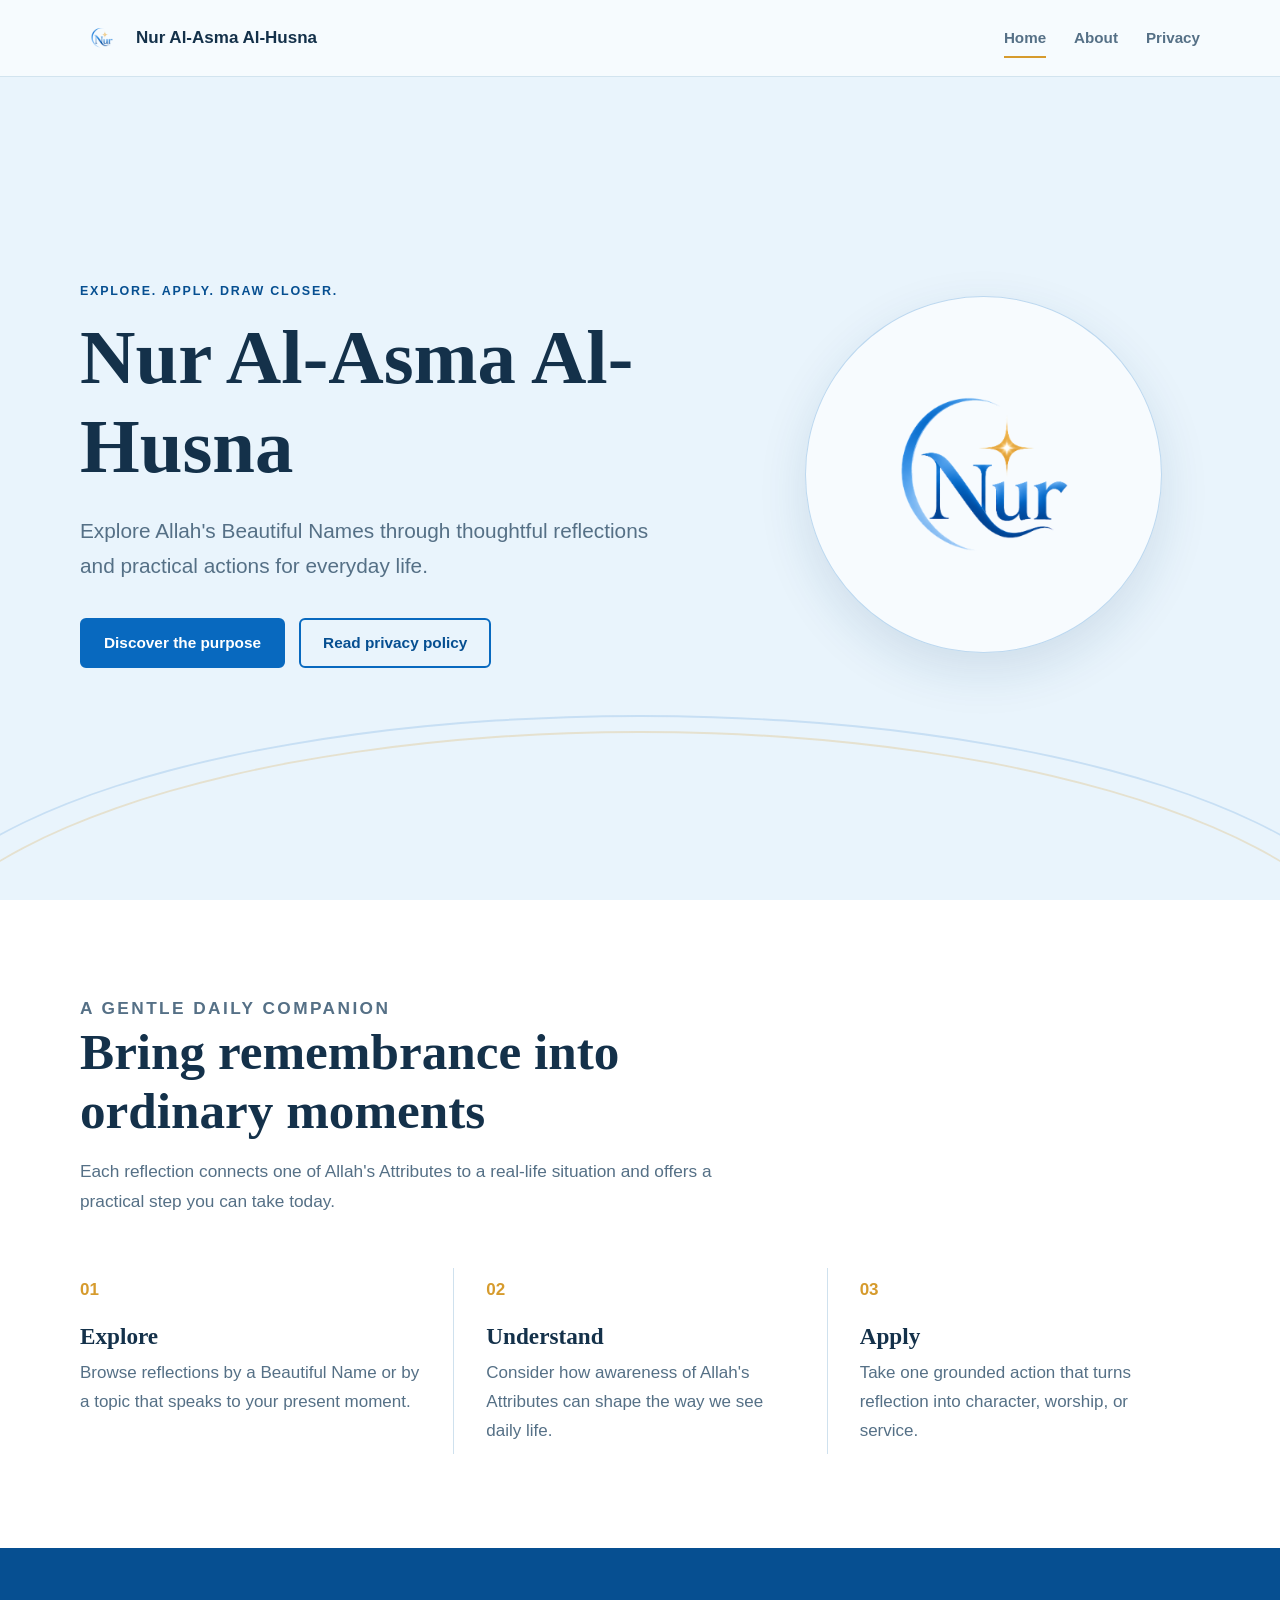
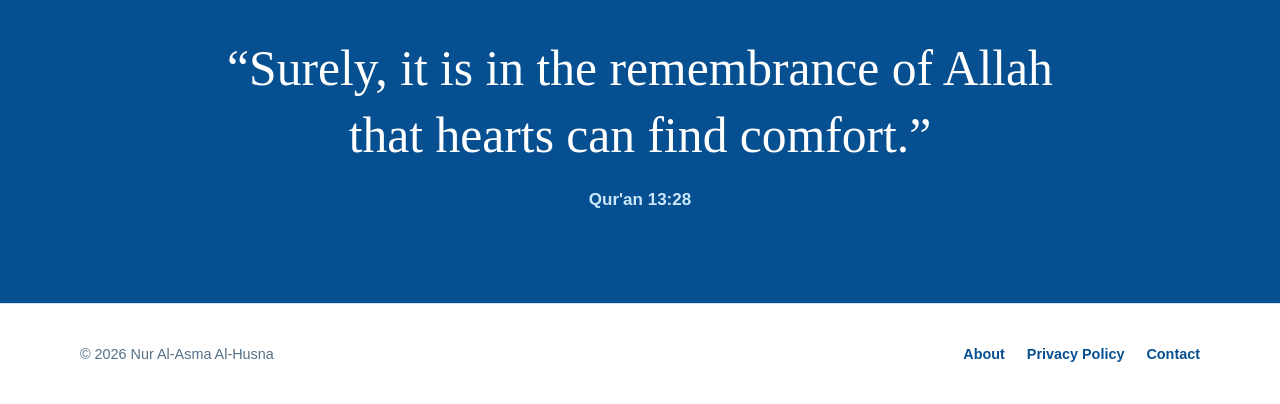
<file: index.html>
<!doctype html>
<html lang="en">
  <head>
    <meta charset="utf-8">
    <meta name="viewport" content="width=device-width, initial-scale=1">
    <meta name="description" content="Nur Al-Asma Al-Husna helps you explore Allah's Beautiful Names through reflection and practical action.">
    <meta name="theme-color" content="#e9f4fc">
    <title>Nur Al-Asma Al-Husna</title>
    <link rel="icon" href="assets/nur-logo.png">
    <link rel="stylesheet" href="styles.css">
  </head>
  <body>
    <header class="site-header">
      <div class="nav-wrap">
        <a class="brand" href="index.html" aria-current="page">
          <img src="assets/nur-logo.png" alt="">
          <span>Nur Al-Asma Al-Husna</span>
        </a>
        <nav class="site-nav" aria-label="Main navigation">
          <a href="index.html" aria-current="page">Home</a>
          <a href="about.html">About</a>
          <a href="privacy-policy.html">Privacy</a>
        </nav>
      </div>
    </header>

    <main>
      <section class="hero">
        <div class="hero-inner">
          <div>
            <p class="eyebrow">Explore. Apply. Draw Closer.</p>
            <h1>Nur Al-Asma Al-Husna</h1>
            <p class="hero-copy">
              Explore Allah's Beautiful Names through thoughtful reflections and
              practical actions for everyday life.
            </p>
            <div class="button-row">
              <a class="button" href="about.html">Discover the purpose</a>
              <a class="button secondary" href="privacy-policy.html">Read privacy policy</a>
            </div>
          </div>
          <div class="hero-mark" aria-hidden="true">
            <img class="hero-logo" src="assets/nur-logo.png" alt="">
          </div>
        </div>
      </section>

      <section class="section white">
        <div class="section-inner reveal">
          <div class="section-heading">
            <p class="eyebrow">A gentle daily companion</p>
            <h2>Bring remembrance into ordinary moments</h2>
            <p>
              Each reflection connects one of Allah's Attributes to a real-life
              situation and offers a practical step you can take today.
            </p>
          </div>
          <ol class="feature-list">
            <li>
              <span class="feature-number">01</span>
              <h3>Explore</h3>
              <p>Browse reflections by a Beautiful Name or by a topic that speaks to your present moment.</p>
            </li>
            <li>
              <span class="feature-number">02</span>
              <h3>Understand</h3>
              <p>Consider how awareness of Allah's Attributes can shape the way we see daily life.</p>
            </li>
            <li>
              <span class="feature-number">03</span>
              <h3>Apply</h3>
              <p>Take one grounded action that turns reflection into character, worship, or service.</p>
            </li>
          </ol>
        </div>
      </section>

      <section class="verse-band">
        <div class="verse reveal">
          <blockquote>
            “Surely, it is in the remembrance of Allah that hearts can find comfort.”
          </blockquote>
          <cite>Qur'an 13:28</cite>
        </div>
      </section>
    </main>

    <footer class="site-footer">
      <div class="footer-inner">
        <p>&copy; <span data-year>2026</span> Nur Al-Asma Al-Husna</p>
        <div class="footer-links">
          <a href="about.html">About</a>
          <a href="privacy-policy.html">Privacy Policy</a>
          <a href="mailto:nuralasmaalhusna@gmail.com">Contact</a>
        </div>
      </div>
    </footer>
    <script src="script.js"></script>
  </body>
</html>
</file>
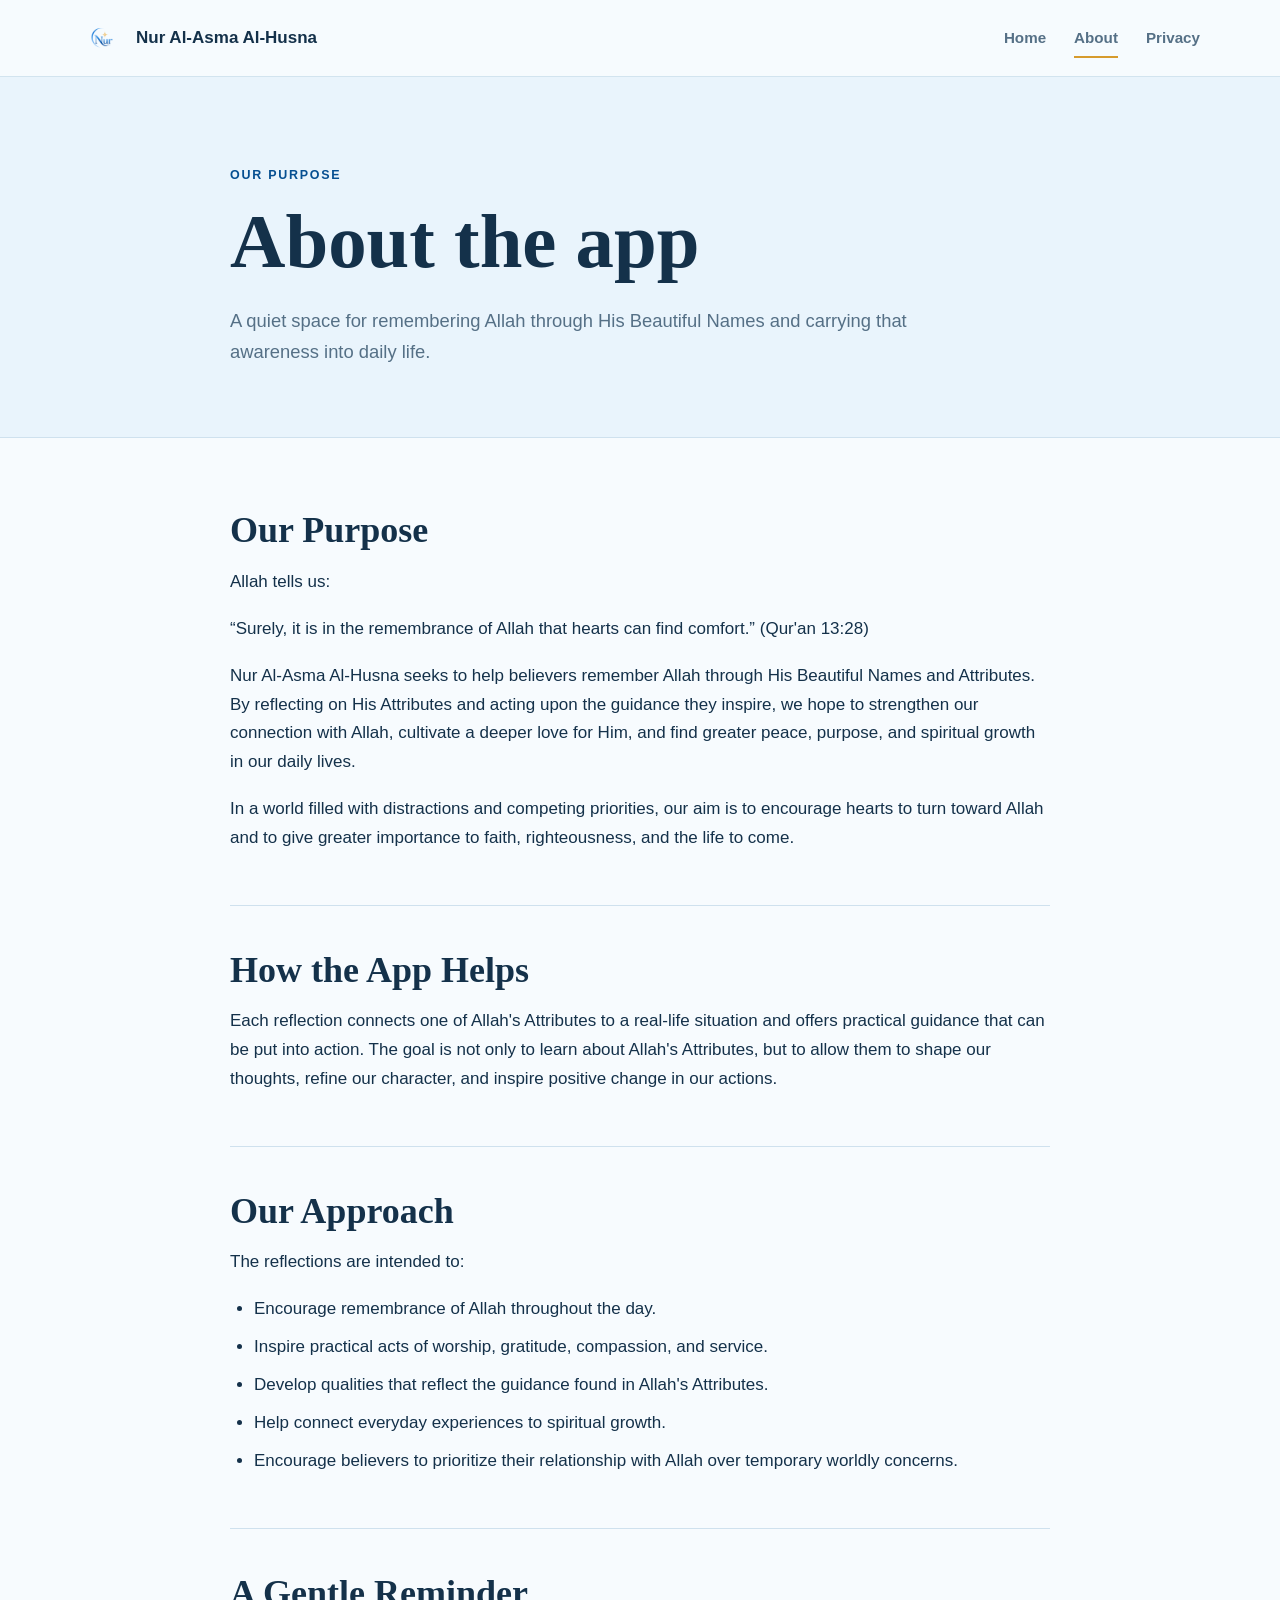
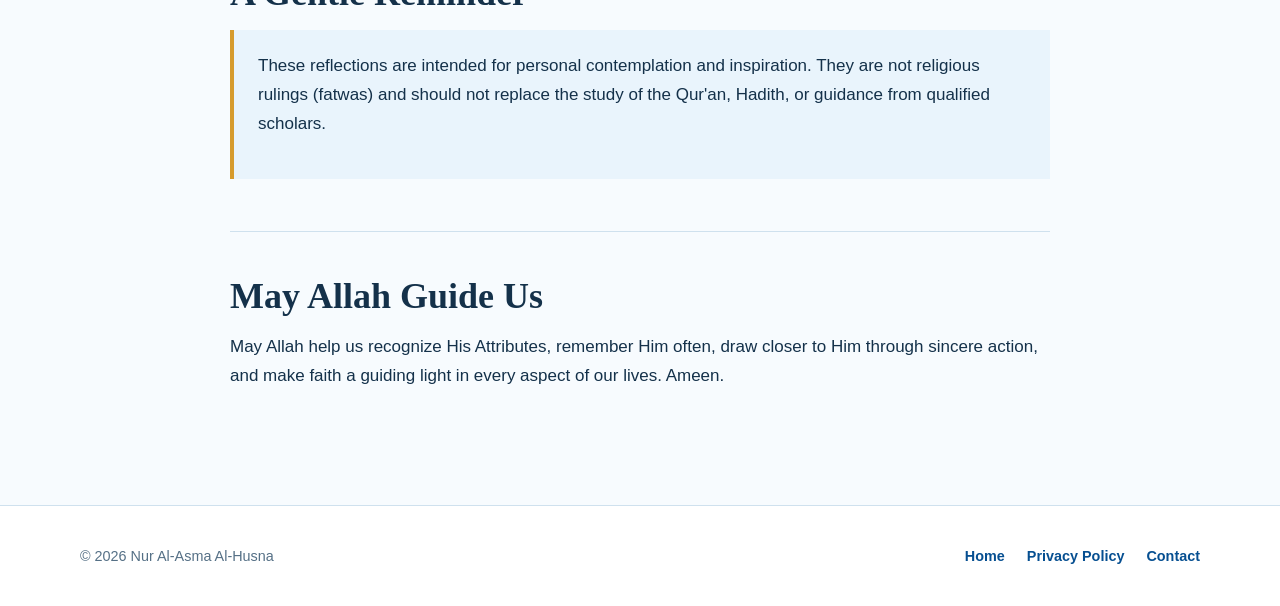
<file: about.html>
<!doctype html>
<html lang="en">
  <head>
    <meta charset="utf-8">
    <meta name="viewport" content="width=device-width, initial-scale=1">
    <meta name="description" content="Learn about the purpose and approach of Nur Al-Asma Al-Husna.">
    <meta name="theme-color" content="#e9f4fc">
    <title>About | Nur Al-Asma Al-Husna</title>
    <link rel="icon" href="assets/nur-logo.png">
    <link rel="stylesheet" href="styles.css">
  </head>
  <body>
    <header class="site-header">
      <div class="nav-wrap">
        <a class="brand" href="index.html">
          <img src="assets/nur-logo.png" alt="">
          <span>Nur Al-Asma Al-Husna</span>
        </a>
        <nav class="site-nav" aria-label="Main navigation">
          <a href="index.html">Home</a>
          <a href="about.html" aria-current="page">About</a>
          <a href="privacy-policy.html">Privacy</a>
        </nav>
      </div>
    </header>

    <main>
      <header class="page-hero">
        <div class="page-hero-inner">
          <p class="eyebrow">Our purpose</p>
          <h1>About the app</h1>
          <p>
            A quiet space for remembering Allah through His Beautiful Names and
            carrying that awareness into daily life.
          </p>
        </div>
      </header>

      <article class="prose">
        <section class="reveal">
          <h2>Our Purpose</h2>
          <p>Allah tells us:</p>
          <p>
            “Surely, it is in the remembrance of Allah that hearts can find
            comfort.” (Qur'an 13:28)
          </p>
          <p>
            Nur Al-Asma Al-Husna seeks to help believers remember Allah through
            His Beautiful Names and Attributes. By reflecting on His Attributes
            and acting upon the guidance they inspire, we hope to strengthen our
            connection with Allah, cultivate a deeper love for Him, and find
            greater peace, purpose, and spiritual growth in our daily lives.
          </p>
          <p>
            In a world filled with distractions and competing priorities, our
            aim is to encourage hearts to turn toward Allah and to give greater
            importance to faith, righteousness, and the life to come.
          </p>
        </section>

        <section class="reveal">
          <h2>How the App Helps</h2>
          <p>
            Each reflection connects one of Allah's Attributes to a real-life
            situation and offers practical guidance that can be put into action.
            The goal is not only to learn about Allah's Attributes, but to allow
            them to shape our thoughts, refine our character, and inspire
            positive change in our actions.
          </p>
        </section>

        <section class="reveal">
          <h2>Our Approach</h2>
          <p>The reflections are intended to:</p>
          <ul>
            <li>Encourage remembrance of Allah throughout the day.</li>
            <li>Inspire practical acts of worship, gratitude, compassion, and service.</li>
            <li>Develop qualities that reflect the guidance found in Allah's Attributes.</li>
            <li>Help connect everyday experiences to spiritual growth.</li>
            <li>Encourage believers to prioritize their relationship with Allah over temporary worldly concerns.</li>
          </ul>
        </section>

        <section class="reveal">
          <h2>A Gentle Reminder</h2>
          <div class="note">
            <p>
              These reflections are intended for personal contemplation and
              inspiration. They are not religious rulings (fatwas) and should
              not replace the study of the Qur'an, Hadith, or guidance from
              qualified scholars.
            </p>
          </div>
        </section>

        <section class="reveal">
          <h2>May Allah Guide Us</h2>
          <p>
            May Allah help us recognize His Attributes, remember Him often, draw
            closer to Him through sincere action, and make faith a guiding light
            in every aspect of our lives. Ameen.
          </p>
        </section>
      </article>
    </main>

    <footer class="site-footer">
      <div class="footer-inner">
        <p>&copy; <span data-year>2026</span> Nur Al-Asma Al-Husna</p>
        <div class="footer-links">
          <a href="index.html">Home</a>
          <a href="privacy-policy.html">Privacy Policy</a>
          <a href="mailto:nuralasmaalhusna@gmail.com">Contact</a>
        </div>
      </div>
    </footer>
    <script src="script.js"></script>
  </body>
</html>
</file>
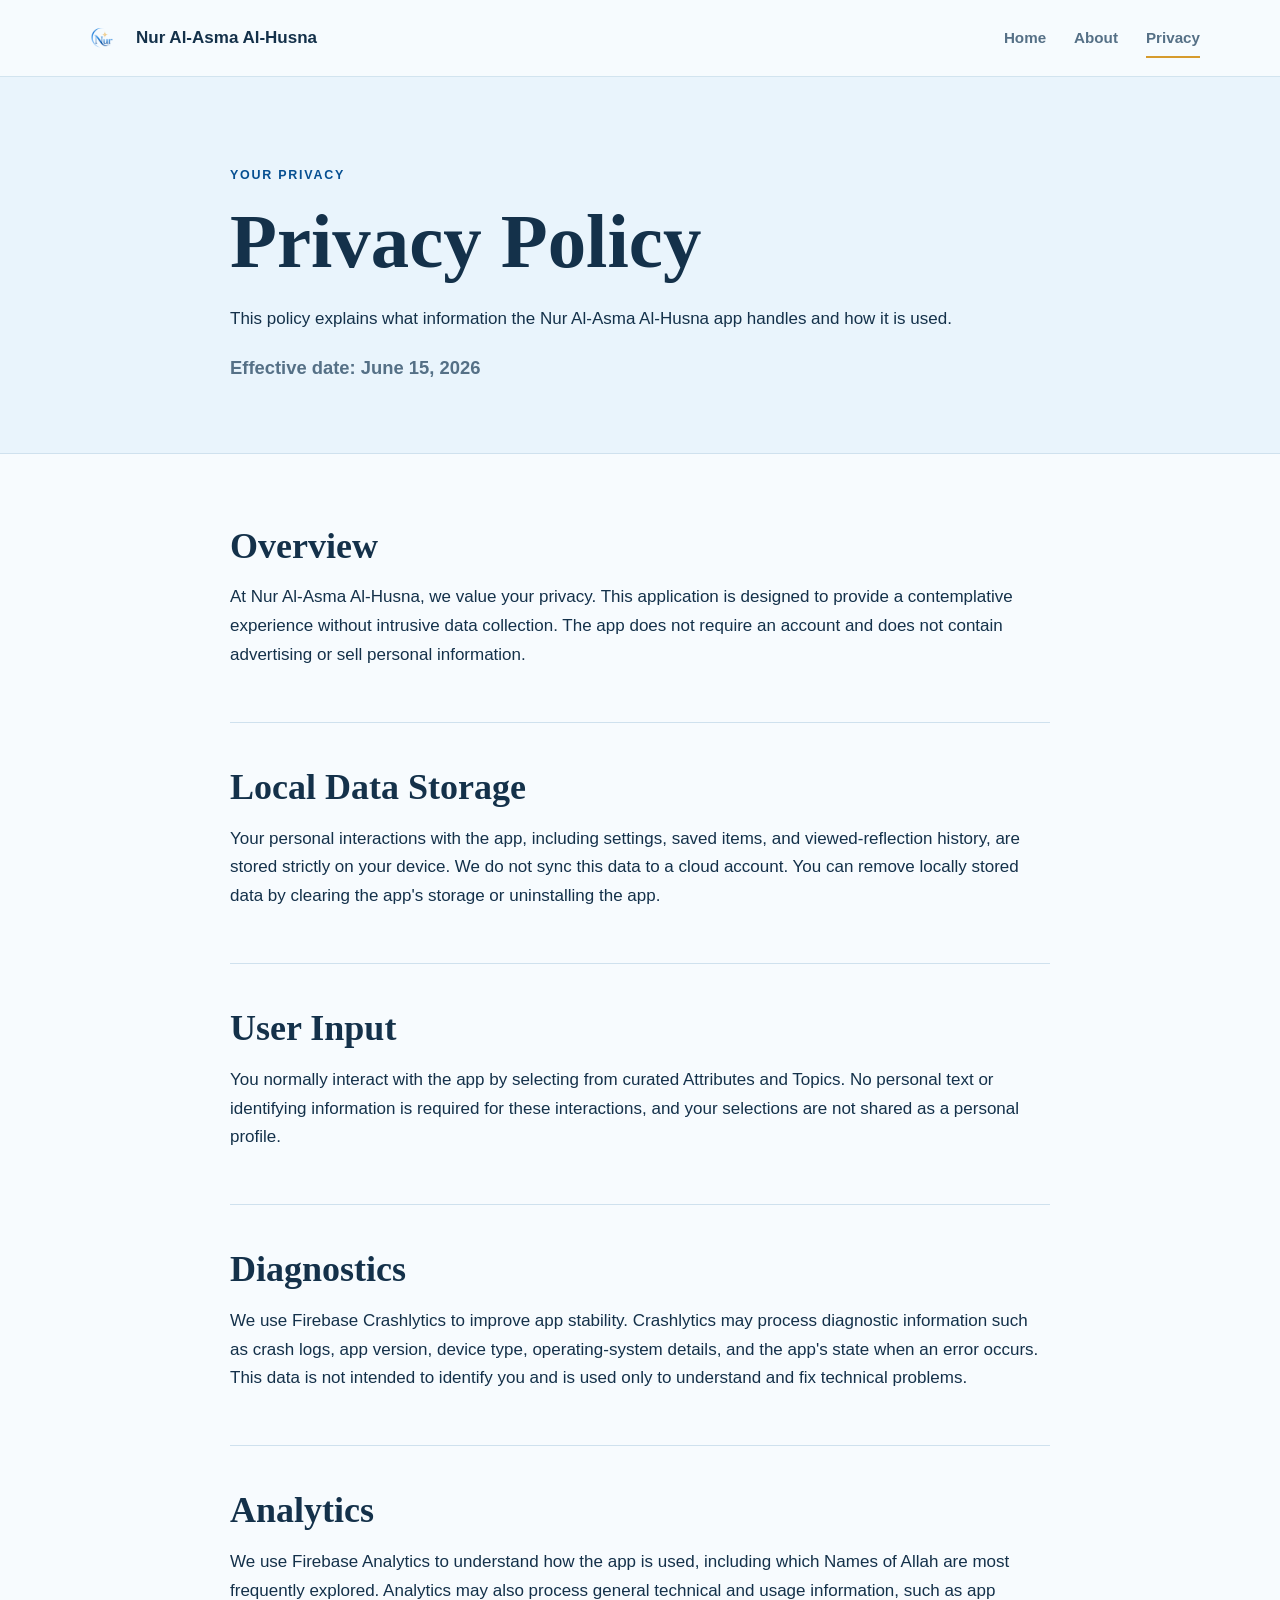
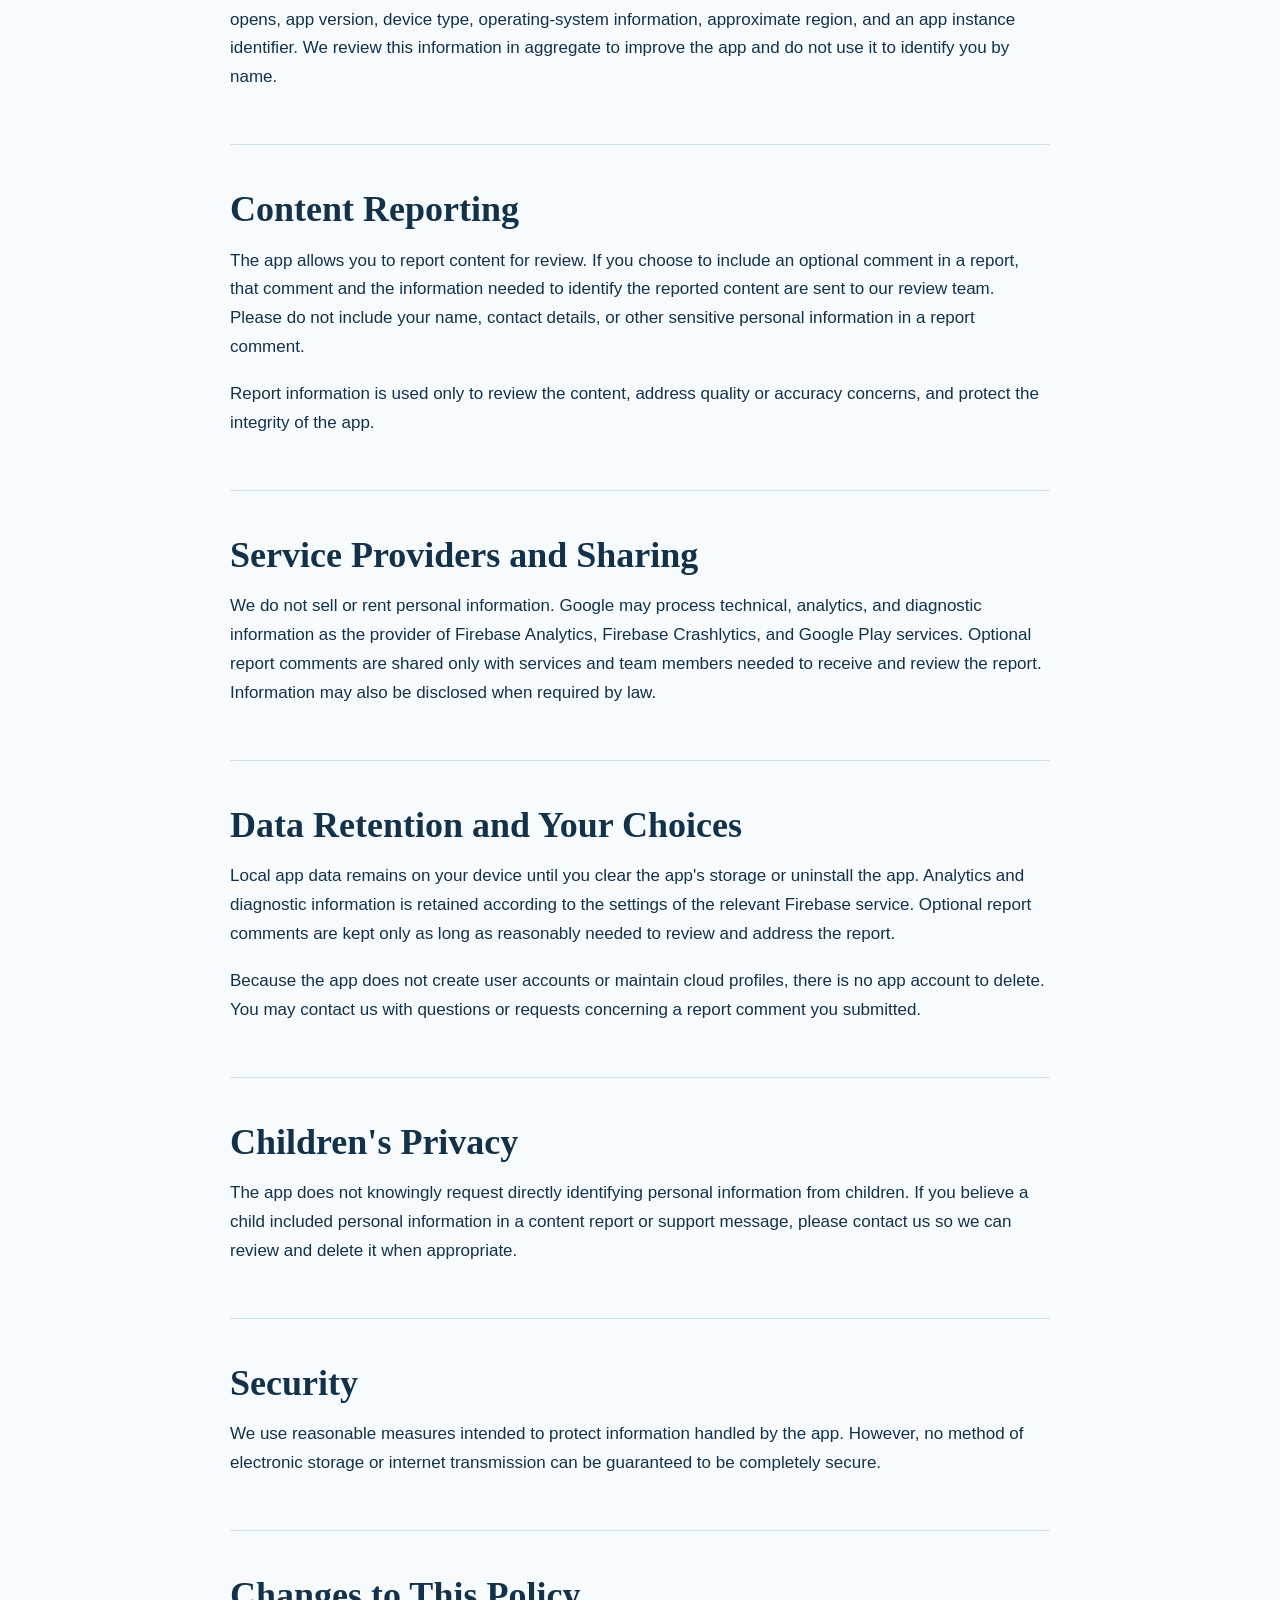
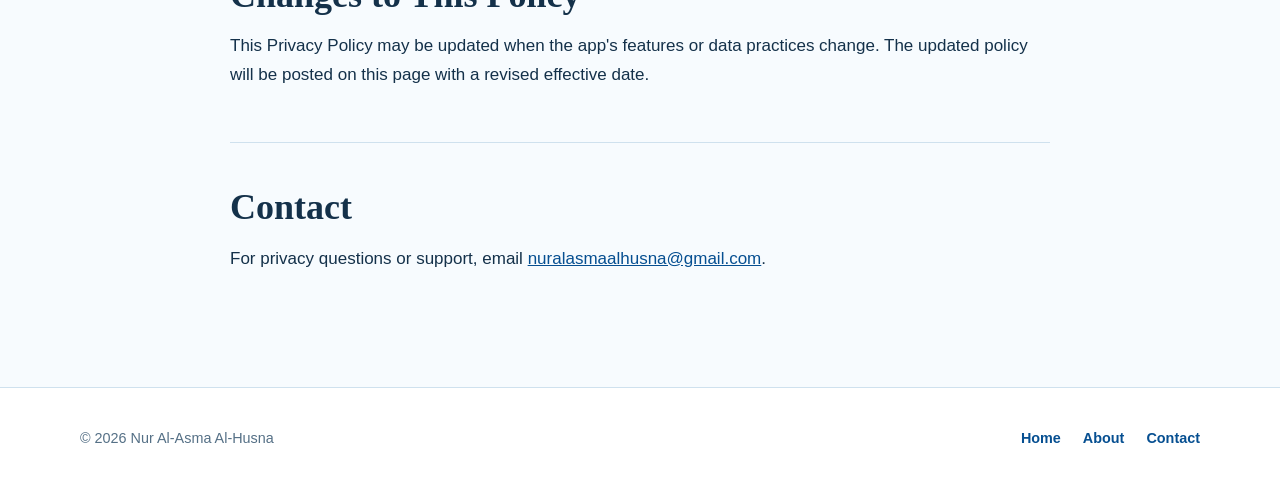
<file: privacy-policy.html>
<!doctype html>
<html lang="en">
  <head>
    <meta charset="utf-8">
    <meta name="viewport" content="width=device-width, initial-scale=1">
    <meta name="description" content="Privacy Policy for the Nur Al-Asma Al-Husna Android app.">
    <meta name="theme-color" content="#e9f4fc">
    <title>Privacy Policy | Nur Al-Asma Al-Husna</title>
    <link rel="icon" href="assets/nur-logo.png">
    <link rel="stylesheet" href="styles.css">
  </head>
  <body>
    <header class="site-header">
      <div class="nav-wrap">
        <a class="brand" href="index.html">
          <img src="assets/nur-logo.png" alt="">
          <span>Nur Al-Asma Al-Husna</span>
        </a>
        <nav class="site-nav" aria-label="Main navigation">
          <a href="index.html">Home</a>
          <a href="about.html">About</a>
          <a href="privacy-policy.html" aria-current="page">Privacy</a>
        </nav>
      </div>
    </header>

    <main>
      <header class="page-hero">
        <div class="page-hero-inner">
          <p class="eyebrow">Your privacy</p>
          <h1>Privacy Policy</h1>
          <p>
            This policy explains what information the Nur Al-Asma Al-Husna app
            handles and how it is used.
          </p>
          <p class="effective-date">Effective date: June 15, 2026</p>
        </div>
      </header>

      <article class="prose">
        <section>
          <h2>Overview</h2>
          <p>
            At Nur Al-Asma Al-Husna, we value your privacy. This application is
            designed to provide a contemplative experience without intrusive
            data collection. The app does not require an account and does not
            contain advertising or sell personal information.
          </p>
        </section>

        <section>
          <h2>Local Data Storage</h2>
          <p>
            Your personal interactions with the app, including settings, saved
            items, and viewed-reflection history, are stored strictly on your
            device. We do not sync this data to a cloud account. You can remove
            locally stored data by clearing the app's storage or uninstalling
            the app.
          </p>
        </section>

        <section>
          <h2>User Input</h2>
          <p>
            You normally interact with the app by selecting from curated
            Attributes and Topics. No personal text or identifying information
            is required for these interactions, and your selections are not
            shared as a personal profile.
          </p>
        </section>

        <section>
          <h2>Diagnostics</h2>
          <p>
            We use Firebase Crashlytics to improve app stability. Crashlytics
            may process diagnostic information such as crash logs, app version,
            device type, operating-system details, and the app's state when an
            error occurs. This data is not intended to identify you and is used
            only to understand and fix technical problems.
          </p>
        </section>

        <section>
          <h2>Analytics</h2>
          <p>
            We use Firebase Analytics to understand how the app is used,
            including which Names of Allah are most frequently explored.
            Analytics may also process general technical and usage information,
            such as app opens, app version, device type, operating-system
            information, approximate region, and an app instance identifier.
            We review this information in aggregate to improve the app and do
            not use it to identify you by name.
          </p>
        </section>

        <section>
          <h2>Content Reporting</h2>
          <p>
            The app allows you to report content for review. If you choose to
            include an optional comment in a report, that comment and the
            information needed to identify the reported content are sent to our
            review team. Please do not include your name, contact details, or
            other sensitive personal information in a report comment.
          </p>
          <p>
            Report information is used only to review the content, address
            quality or accuracy concerns, and protect the integrity of the app.
          </p>
        </section>

        <section>
          <h2>Service Providers and Sharing</h2>
          <p>
            We do not sell or rent personal information. Google may process
            technical, analytics, and diagnostic information as the provider of
            Firebase Analytics, Firebase Crashlytics, and Google Play services.
            Optional report comments are shared only with services and team
            members needed to receive and review the report. Information may
            also be disclosed when required by law.
          </p>
        </section>

        <section>
          <h2>Data Retention and Your Choices</h2>
          <p>
            Local app data remains on your device until you clear the app's
            storage or uninstall the app. Analytics and diagnostic information
            is retained according to the settings of the relevant Firebase
            service. Optional report comments are kept only as long as
            reasonably needed to review and address the report.
          </p>
          <p>
            Because the app does not create user accounts or maintain cloud
            profiles, there is no app account to delete. You may contact us with
            questions or requests concerning a report comment you submitted.
          </p>
        </section>

        <section>
          <h2>Children's Privacy</h2>
          <p>
            The app does not knowingly request directly identifying personal
            information from children. If you believe a child included personal
            information in a content report or support message, please contact
            us so we can review and delete it when appropriate.
          </p>
        </section>

        <section>
          <h2>Security</h2>
          <p>
            We use reasonable measures intended to protect information handled
            by the app. However, no method of electronic storage or internet
            transmission can be guaranteed to be completely secure.
          </p>
        </section>

        <section>
          <h2>Changes to This Policy</h2>
          <p>
            This Privacy Policy may be updated when the app's features or data
            practices change. The updated policy will be posted on this page
            with a revised effective date.
          </p>
        </section>

        <section>
          <h2>Contact</h2>
          <p>
            For privacy questions or support, email
            <a href="mailto:nuralasmaalhusna@gmail.com">nuralasmaalhusna@gmail.com</a>.
          </p>
        </section>
      </article>
    </main>

    <footer class="site-footer">
      <div class="footer-inner">
        <p>&copy; <span data-year>2026</span> Nur Al-Asma Al-Husna</p>
        <div class="footer-links">
          <a href="index.html">Home</a>
          <a href="about.html">About</a>
          <a href="mailto:nuralasmaalhusna@gmail.com">Contact</a>
        </div>
      </div>
    </footer>
    <script src="script.js"></script>
  </body>
</html>
</file>
<file: styles.css>
:root {
  --ink: #14314a;
  --muted: #557086;
  --blue: #0869bf;
  --blue-deep: #064f91;
  --blue-soft: #e9f4fc;
  --gold: #d69b2d;
  --paper: #f7fbfe;
  --white: #ffffff;
  --line: #cfe1ee;
  --shadow: 0 18px 50px rgba(16, 66, 105, 0.12);
  --content: 1120px;
}

* {
  box-sizing: border-box;
}

html {
  scroll-behavior: smooth;
}

body {
  margin: 0;
  color: var(--ink);
  background: var(--paper);
  font-family: "Segoe UI", Arial, sans-serif;
  font-size: 17px;
  line-height: 1.7;
}

img {
  display: block;
  max-width: 100%;
}

a {
  color: var(--blue-deep);
}

a:focus-visible,
button:focus-visible {
  outline: 3px solid rgba(214, 155, 45, 0.65);
  outline-offset: 4px;
}

.site-header {
  position: relative;
  z-index: 10;
  border-bottom: 1px solid rgba(207, 225, 238, 0.9);
  background: rgba(247, 251, 254, 0.94);
}

.nav-wrap {
  display: flex;
  align-items: center;
  justify-content: space-between;
  width: min(calc(100% - 40px), var(--content));
  min-height: 76px;
  margin: 0 auto;
}

.brand {
  display: inline-flex;
  align-items: center;
  gap: 12px;
  color: var(--ink);
  font-weight: 700;
  line-height: 1.2;
  text-decoration: none;
}

.brand img {
  width: 44px;
  height: 44px;
  object-fit: contain;
}

.site-nav {
  display: flex;
  align-items: center;
  gap: 28px;
}

.site-nav a {
  position: relative;
  color: var(--muted);
  font-size: 0.95rem;
  font-weight: 650;
  text-decoration: none;
}

.site-nav a::after {
  position: absolute;
  right: 0;
  bottom: -7px;
  left: 0;
  height: 2px;
  content: "";
  background: var(--gold);
  transform: scaleX(0);
  transition: transform 180ms ease;
}

.site-nav a:hover::after,
.site-nav a[aria-current="page"]::after {
  transform: scaleX(1);
}

.hero {
  position: relative;
  display: grid;
  min-height: calc(100svh - 77px);
  overflow: hidden;
  background: var(--blue-soft);
  isolation: isolate;
}

.hero::before,
.hero::after {
  position: absolute;
  z-index: -1;
  right: -8%;
  left: -8%;
  content: "";
  border: 2px solid rgba(8, 105, 191, 0.15);
  border-radius: 50%;
}

.hero::before {
  bottom: -36%;
  height: 58%;
}

.hero::after {
  bottom: -43%;
  height: 63%;
  border-color: rgba(214, 155, 45, 0.22);
}

.hero-inner {
  display: grid;
  grid-template-columns: minmax(0, 1.15fr) minmax(280px, 0.85fr);
  gap: clamp(40px, 8vw, 110px);
  align-items: center;
  width: min(calc(100% - 40px), var(--content));
  margin: 0 auto;
  padding: 72px 0 100px;
}

.eyebrow {
  margin: 0 0 12px;
  color: var(--blue-deep);
  font-size: 0.78rem;
  font-weight: 800;
  letter-spacing: 0.14em;
  text-transform: uppercase;
}

h1,
h2,
h3 {
  margin-top: 0;
  color: var(--ink);
  font-family: Georgia, "Times New Roman", serif;
  font-weight: 600;
  line-height: 1.15;
}

h1 {
  max-width: 760px;
  margin-bottom: 22px;
  font-size: clamp(2.75rem, 6vw, 5.6rem);
}

.hero-copy {
  max-width: 650px;
  margin: 0 0 34px;
  color: var(--muted);
  font-size: clamp(1.08rem, 2vw, 1.3rem);
}

.button-row {
  display: flex;
  flex-wrap: wrap;
  gap: 14px;
}

.button {
  display: inline-flex;
  align-items: center;
  justify-content: center;
  min-height: 48px;
  padding: 10px 22px;
  border: 2px solid var(--blue);
  border-radius: 6px;
  color: var(--white);
  background: var(--blue);
  font-size: 0.96rem;
  font-weight: 750;
  text-decoration: none;
  transition: background 180ms ease, border-color 180ms ease, transform 180ms ease;
}

.button:hover {
  border-color: var(--blue-deep);
  background: var(--blue-deep);
  transform: translateY(-2px);
}

.button.secondary {
  color: var(--blue-deep);
  background: transparent;
}

.button.secondary:hover {
  color: var(--white);
  background: var(--blue-deep);
}

.hero-mark {
  position: relative;
  display: grid;
  place-items: center;
  min-height: 420px;
}

.hero-mark::before {
  position: absolute;
  width: min(82%, 360px);
  aspect-ratio: 1;
  content: "";
  border: 1px solid rgba(8, 105, 191, 0.24);
  border-radius: 50%;
  background: rgba(255, 255, 255, 0.62);
  box-shadow: var(--shadow);
}

.hero-logo {
  position: relative;
  width: min(80%, 360px);
  animation: logo-arrive 850ms cubic-bezier(0.2, 0.8, 0.2, 1) both;
}

.section {
  padding: 94px 0;
}

.section.white {
  background: var(--white);
}

.section-inner {
  width: min(calc(100% - 40px), var(--content));
  margin: 0 auto;
}

.section-heading {
  max-width: 700px;
  margin-bottom: 52px;
}

.section-heading h2 {
  margin-bottom: 16px;
  font-size: clamp(2rem, 4vw, 3.35rem);
}

.section-heading p {
  margin: 0;
  color: var(--muted);
  font-size: 1.08rem;
}

.feature-list {
  display: grid;
  grid-template-columns: repeat(3, 1fr);
  gap: 0;
  margin: 0;
  padding: 0;
  list-style: none;
}

.feature-list li {
  padding: 8px 32px 8px 0;
}

.feature-list li + li {
  padding-left: 32px;
  border-left: 1px solid var(--line);
}

.feature-number {
  display: block;
  margin-bottom: 18px;
  color: var(--gold);
  font-weight: 800;
}

.feature-list h3 {
  margin-bottom: 10px;
  font-size: 1.45rem;
}

.feature-list p {
  margin: 0;
  color: var(--muted);
}

.verse-band {
  padding: 88px 0;
  color: var(--white);
  background: var(--blue-deep);
}

.verse {
  width: min(calc(100% - 40px), 880px);
  margin: 0 auto;
  text-align: center;
}

.verse blockquote {
  margin: 0 0 16px;
  font-family: Georgia, "Times New Roman", serif;
  font-size: clamp(1.75rem, 4vw, 3.1rem);
  line-height: 1.35;
}

.verse cite {
  color: #cbe8fb;
  font-style: normal;
  font-weight: 700;
}

.page-hero {
  padding: 88px 0 70px;
  border-bottom: 1px solid var(--line);
  background: var(--blue-soft);
}

.page-hero-inner {
  width: min(calc(100% - 40px), 820px);
  margin: 0 auto;
}

.page-hero h1 {
  margin-bottom: 18px;
  font-size: clamp(2.6rem, 6vw, 4.8rem);
}

.page-hero p:last-child {
  max-width: 690px;
  margin-bottom: 0;
  color: var(--muted);
  font-size: 1.15rem;
}

.prose {
  width: min(calc(100% - 40px), 820px);
  margin: 0 auto;
  padding: 72px 0 96px;
}

.prose section + section {
  margin-top: 52px;
  padding-top: 44px;
  border-top: 1px solid var(--line);
}

.prose h2 {
  margin-bottom: 16px;
  font-size: clamp(1.65rem, 3vw, 2.25rem);
}

.prose h3 {
  margin: 32px 0 10px;
  font-size: 1.25rem;
}

.prose p {
  margin: 0 0 18px;
}

.prose ul {
  margin: 18px 0;
  padding-left: 24px;
}

.prose li {
  margin: 9px 0;
}

.note {
  padding: 22px 24px;
  border-left: 4px solid var(--gold);
  background: var(--blue-soft);
}

.effective-date {
  color: var(--muted);
  font-size: 0.95rem;
  font-weight: 650;
}

.site-footer {
  border-top: 1px solid var(--line);
  background: var(--white);
}

.footer-inner {
  display: flex;
  align-items: center;
  justify-content: space-between;
  gap: 24px;
  width: min(calc(100% - 40px), var(--content));
  min-height: 100px;
  margin: 0 auto;
  color: var(--muted);
  font-size: 0.9rem;
}

.footer-inner p {
  margin: 0;
}

.footer-links {
  display: flex;
  flex-wrap: wrap;
  gap: 22px;
}

.footer-links a {
  font-weight: 650;
  text-decoration: none;
}

.reveal {
  opacity: 1;
  transform: none;
}

.js .reveal {
  opacity: 0;
  transform: translateY(18px);
  transition: opacity 600ms ease, transform 600ms ease;
}

.js .reveal.visible {
  opacity: 1;
  transform: translateY(0);
}

@keyframes logo-arrive {
  from {
    opacity: 0;
    transform: translateY(16px) scale(0.96);
    filter: blur(7px);
  }
  to {
    opacity: 1;
    transform: translateY(0) scale(1);
    filter: blur(0);
  }
}

@media (max-width: 780px) {
  .nav-wrap {
    min-height: 68px;
  }

  .brand span {
    max-width: 170px;
    font-size: 0.9rem;
  }

  .site-nav {
    gap: 14px;
  }

  .site-nav a {
    font-size: 0.86rem;
  }

  .hero {
    min-height: auto;
  }

  .hero-inner {
    grid-template-columns: 1fr;
    gap: 30px;
    padding: 58px 0 90px;
  }

  .hero-mark {
    order: -1;
    min-height: 245px;
  }

  .hero-logo {
    width: 225px;
  }

  .hero-mark::before {
    width: 230px;
  }

  .feature-list {
    grid-template-columns: 1fr;
  }

  .feature-list li,
  .feature-list li + li {
    padding: 26px 0;
    border-left: 0;
  }

  .feature-list li + li {
    border-top: 1px solid var(--line);
  }

  .footer-inner {
    align-items: flex-start;
    flex-direction: column;
    justify-content: center;
    padding: 24px 0;
  }
}

@media (max-width: 520px) {
  body {
    font-size: 16px;
  }

  .nav-wrap {
    align-items: flex-start;
    flex-direction: column;
    gap: 12px;
    padding: 14px 0 16px;
  }

  .site-nav {
    width: 100%;
    justify-content: space-between;
  }

  .brand span {
    max-width: none;
  }

  h1 {
    font-size: 2.65rem;
  }

  .button-row,
  .button {
    width: 100%;
  }

  .section,
  .verse-band {
    padding: 68px 0;
  }

  .page-hero {
    padding: 64px 0 52px;
  }

  .prose {
    padding: 54px 0 72px;
  }
}

@media (prefers-reduced-motion: reduce) {
  html {
    scroll-behavior: auto;
  }

  *,
  *::before,
  *::after {
    animation-duration: 0.01ms !important;
    animation-iteration-count: 1 !important;
    scroll-behavior: auto !important;
    transition-duration: 0.01ms !important;
  }

  .reveal {
    opacity: 1;
    transform: none;
  }
}
</file>
